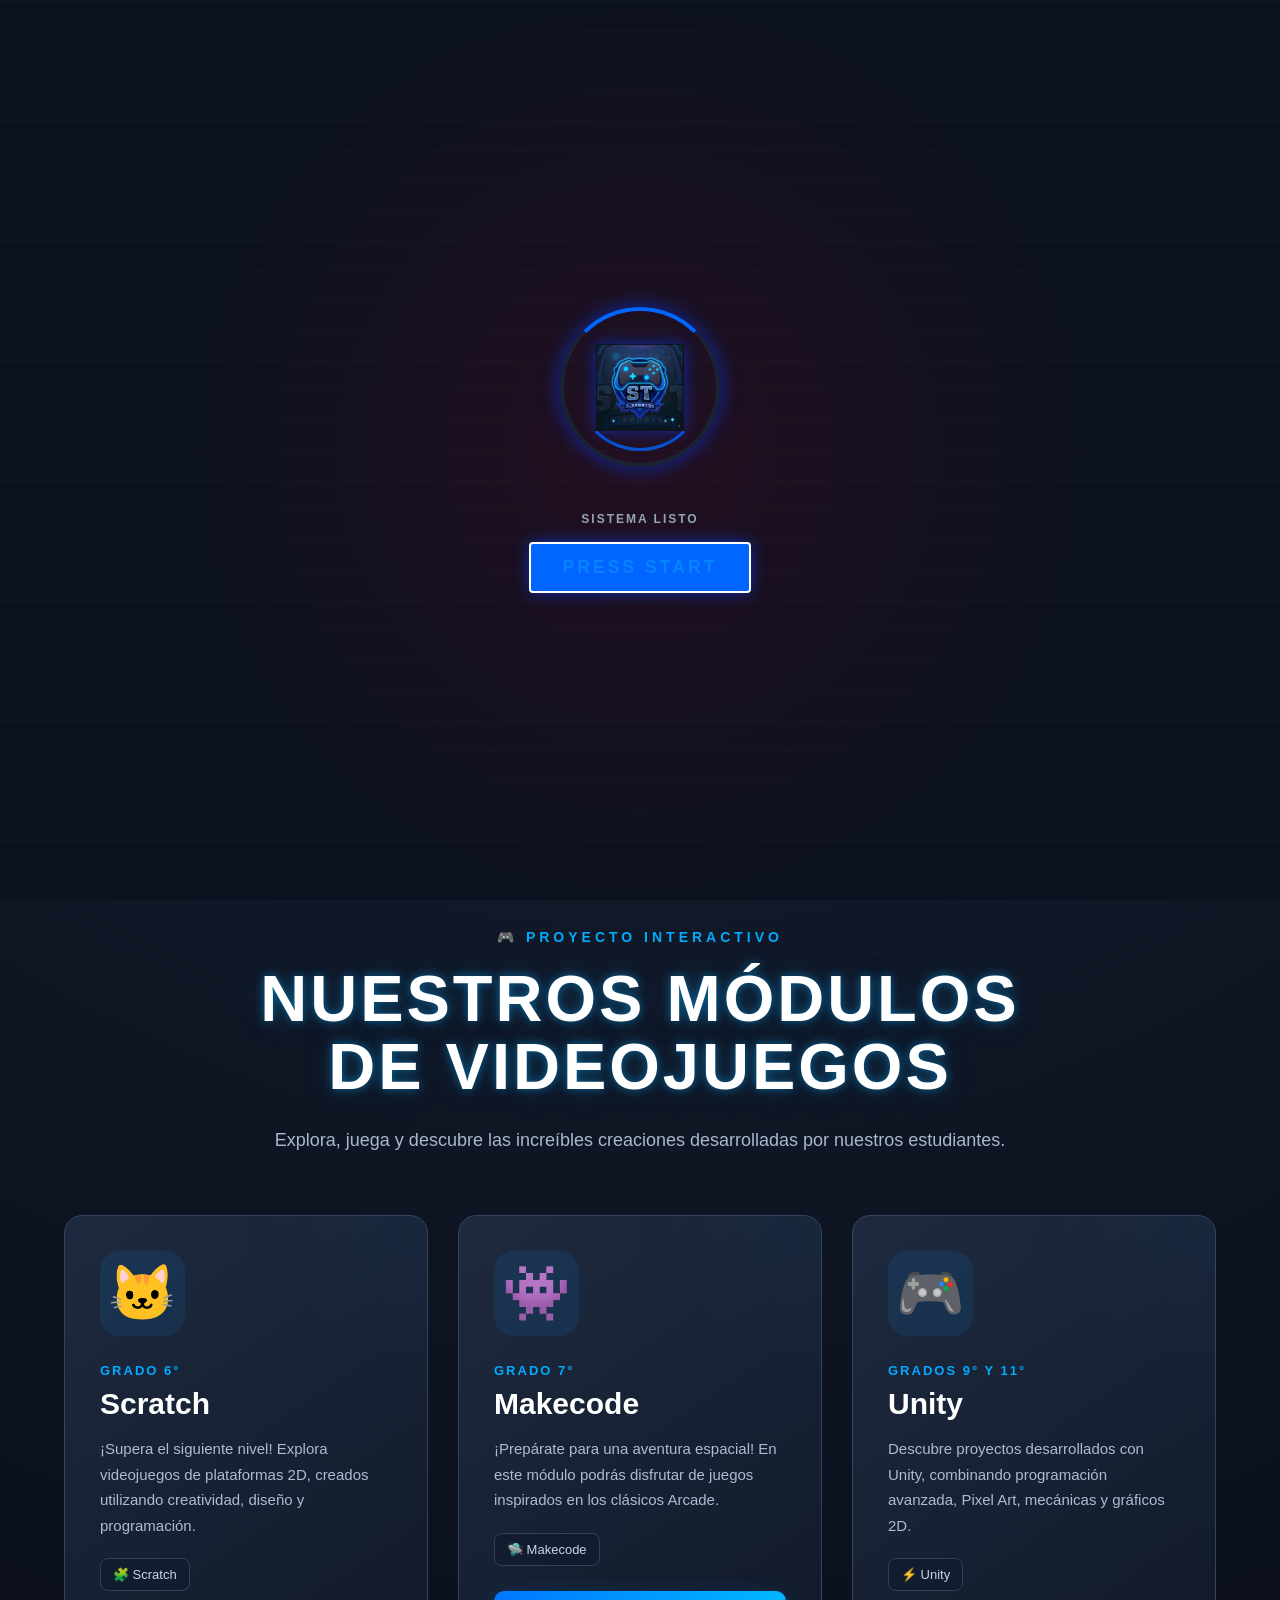
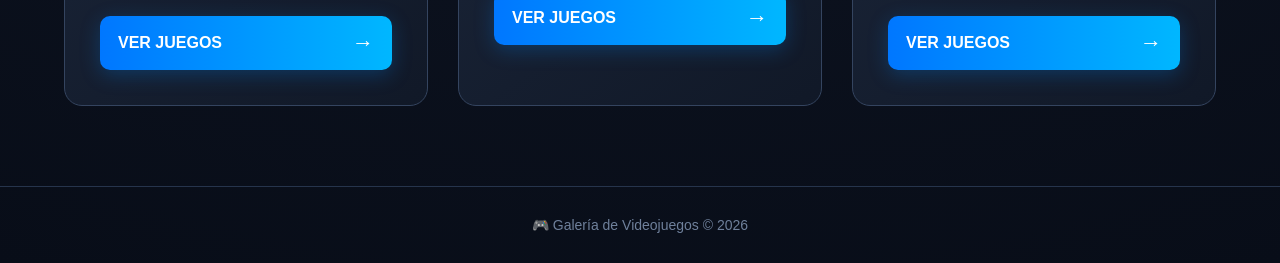
<file: index.html>
<!DOCTYPE html>
<html lang="es">
<head>
  <meta charset="UTF-8">
  <meta name="viewport" content="width=device-width, initial-scale=1.0">
  <title>Colegio Santo Tomás Chía</title>
  <link rel="stylesheet" href="CSS/index.css">
</head>
<body>

  <!-- PANTALLA DE CARGA GAMER -->
  <div id="gamer-loader">
    <div class="loader-container">
      <div class="loader-ring"></div>
      <div class="loader-ring-inner"></div>
      
      <div class="loader-logo">
        <img src="imagenes/logo video juegos.png" alt="Logo Web Gamer" class="logo-img">
      </div>
    </div>
    
    <div class="loader-bar-container" id="bar-container">
      <div id="loader-bar" class="loader-bar"></div>
    </div>
    
    <div class="loader-text-group">
      <span id="loader-title" class="loader-title">LOADING...</span>
      <span id="loader-percent" class="loader-percent">0%</span>
      <p id="loader-status" class="loader-status">PREPARANDO LA PARTIDA</p>
      
      <button id="start-btn" class="start-btn hidden">PRESS START</button>
    </div>
  </div>

  <!-- Audio libre de derechos -->
  <audio id="start-sound" src="videos/poorartistt-cinematic-whoosh-sfx-type-01-566464.mp3" preload="auto"></audio>

  <!-- ENCABEZADO PRINCIPAL -->
  <header class="site-header">
    <div class="top-bar">
      <div class="top-bar-container">
        <div class="top-bar-content">
          <span class="phone-info">
            <strong>LLÁMANOS +3008450894</strong>
          </span>
          <div class="social-links">
            <span class="social-label">SÍGUENOS</span>
            <a href="https://www.instagram.com/csantotochia/" aria-label="Instagram" id="instagramicon">
              <svg width="16" height="16" viewBox="0 0 24 24" fill="none" stroke="currentColor" stroke-width="2" stroke-linecap="round" stroke-linejoin="round"><rect x="2" y="2" width="20" height="20" rx="5" ry="5"></rect><path d="M16 11.37A4 4 0 1 1 12.63 8 4 4 0 0 1 16 11.37z"></path><line x1="17.5" y1="6.5" x2="17.51" y2="6.5"></line></svg>
            </a>
            <a href="https://www.facebook.com/santotochia" aria-label="Facebook" id="facebookicon">
              <svg xmlns="http://www.w3.org/2000/svg" width="18" height="18" viewBox="0 0 24 24" fill="currentColor">
                <path d="M14 13.5h2.5l1-4H14v-2c0-1.03.78-1.5 1.75-1.5H18V2.14c-.42-.06-1.48-.14-2.81-.14-3.32 0-5.19 1.83-5.19 5.4v2.1H7v4h3v10.5h4V13.5z"/>
              </svg>
            </a>
            <a href="https://www.youtube.com/channel/UCjSazW1Ot1Mr_ROTHzRZefw/videos" aria-label="YouTube" id="youtubeicon">
              <svg width="18" height="16" viewBox="0 0 24 24" fill="currentColor"><path d="M23.498 6.186a3.016 3.016 0 0 0-2.122-2.136C19.505 3.545 12 3.545 12 3.545s-7.505 0-9.377.505A3.017 3.017 0 0 0 .502 6.186C0 8.07 0 12 0 12s0 3.93.502 5.814a3.016 3.016 0 0 0 2.122 2.136c1.871.505 9.376.505 9.376.505s7.505 0 9.377-.505a3.015 3.015 0 0 0 2.122-2.136C24 15.93 24 12 24 12s0-3.93-.502-5.814zM9.545 15.568V8.432L15.818 12l-6.273 3.568z"/></svg>
            </a>
          </div>
        </div>
      </div>
    </div>

    <div class="main-header">
      <div class="main-header-container">
        <a href="#" class="logo">
          <img src="imagenes/logo video juegos.png" alt="Colegio Santo Tomás Chía">
        </a>

        <nav class="nav-menu">
          <ul>
            <li><a href="https://colegiosantotomaschia.edu.co/">INICIO</a></li>
            <li><a href="https://colegiosantotomaschia.edu.co/nosotros/">SOBRE NOSOTROS</a></li>
            <li><a href="https://colegiosantotomaschia.edu.co/admisiones-2022/">ADMISIONES</a></li>
            <li><a href="#">SERVICIOS</a></li>
            <li><a href="https://colegiosantotomaschia.edu.co/egresados/">EGRESADOS</a></li>
            <li><a href="https://colegiosantotomaschia.edu.co/plataformas/">PLATAFORMAS</a></li>
            <li><a href="https://colegiosantotomaschia.edu.co/habla-con-nosotros/">CONTÁCTANOS</a></li>
          </ul>
        </nav>

        <div class="header-actions">
          <button class="icon-btn" aria-label="Buscar">
            <svg width="22" height="22" viewBox="0 0 24 24" fill="none" stroke="currentColor" stroke-width="2.5" stroke-linecap="round" stroke-linejoin="round"><circle cx="11" cy="11" r="8"></circle><line x1="21" y1="21" x2="16.65" y2="16.65"></line></svg>
          </button>
          <button class="icon-btn" aria-label="Menú">
            <svg width="24" height="24" viewBox="0 0 24 24" fill="none" stroke="currentColor" stroke-width="2" stroke-linecap="round" stroke-linejoin="round"><line x1="3" y1="12" x2="21" y2="12"></line><line x1="3" y1="6" x2="21" y2="6"></line><line x1="3" y1="18" x2="21" y2="18"></line></svg>
          </button>
        </div>
      </div>
    </div>
  </header>

  <!-- JAVASCRIPT MOVIDO AL FINAL DEL BODY -->
  <script>
  document.addEventListener('DOMContentLoaded', () => {
    const loaderBar = document.getElementById('loader-bar');
    const loaderPercent = document.getElementById('loader-percent');
    const loaderStatus = document.getElementById('loader-status');
    const loaderTitle = document.getElementById('loader-title');
    const barContainer = document.getElementById('bar-container');
    const startBtn = document.getElementById('start-btn');
    const gamerLoader = document.getElementById('gamer-loader');
    const startSound = document.getElementById('start-sound');

    let currentPercent = 0;
    const totalDuration = 1500; // 1.5 segundos en total
    const intervalTime = 30; // Actualización cada 30 ms para máxima fluidez
    const steps = totalDuration / intervalTime;
    const increment = 100 / steps;

    // Animación de la barra del 0% al 100% calibrada a 1.5 segundos
    const interval = setInterval(() => {
      currentPercent += increment;

      if (currentPercent >= 100) {
        currentPercent = 100;
        clearInterval(interval);
        updateProgress(100);

        // Transición inmediata al botón START tras completar los 1.5s
        barContainer.classList.add('hidden');
        loaderPercent.classList.add('hidden');
        loaderTitle.classList.add('hidden');
        loaderStatus.textContent = "SISTEMA LISTO";
        
        startBtn.classList.remove('hidden');
      } else {
        updateProgress(Math.floor(currentPercent));
      }
    }, intervalTime);

    function updateProgress(value) {
      loaderBar.style.width = value + '%';
      loaderPercent.textContent = value + '%';
    }

    // Acción al presionar START
    startBtn.addEventListener('click', () => {
      startSound.play().catch(() => {});
      startBtn.style.transform = 'scale(0.9)';
      
      setTimeout(() => {
        gamerLoader.classList.add('fade-out');
        setTimeout(() => {
          gamerLoader.classList.add('hidden');
        }, 500);
      }, 200);
    });
  });
  </script>
<!-- SECCIÓN HERO (INICIO GAMER & ROBÓTICA) -->
  <main class="main-content">
    <section class="hero-section">
      <div class="hero-overlay"></div>
      <div class="hero-container">
        
        <!-- Lado Izquierdo: Mensaje de Bienvenida Gamer -->
        <div class="hero-text">
          <div class="hero-badge">
            <span class="badge-dot"></span>
            <span>GAMEBOTS EXPO 2026</span>
          </div>
          <h1 class="hero-title">
            SECCION <br>
            DE VIDEOJUEGOS COLEGIO SANTO TOMAS CHIA <br>
            <span class="text-glow">DESCRUBRE MAS.</span>
          </h1>
          <p class="hero-description">
            Bienvenido al portal oficial de GAMEBOTS EXPO del Colegio Santo Tomás Chía. Desarrolla tus habilidades con los videojuegos y robótica creados por nuestros estudiantes.
          </p>
          <div class="hero-cta-group">
            <a href="#videojuegos" class="btn-primaryR">
              
              <span>MUNDO GAMER</span>
            </a>
            <a href="proyectosRobotica.html" class="btn-primary">
              <span>AREA DE ROBÓTICA</span>
              
            </a>
            
          </div>

          <!-- Stats rápidas gamer -->
          <div class="hero-stats">
            <div class="stat-item">
              <span class="stat-number">+30</span>
              <span class="stat-label">Juegos Creados</span>
            </div>
            <div class="stat-divider"></div>
            <div class="stat-item">
              <span class="stat-number">+50</span>
              <span class="stat-label" id="videojuegos">Estudiantes que realizaron estos proyectos</span>
            </div>
            <div class="stat-divider"></div>
            <div class="stat-item">
              <span class="stat-number">100%</span>
              <span class="stat-label">Tecnología STEM</span>
            </div>
          </div>
        </div>

        <!-- Lado Derecho: Tarjeta Interactiva / Showcase -->
        <div class="hero-media">
          <div class="robot-card">
            <div class="card-tag">LOGO VIDEOJUEGOS COLEGIO SANTO TOMAS</div>
            <div class="robot-image-wrapper">
              <!-- Reemplaza la ruta por la imagen de tu robot -->
              <img src="imagenes/logo video juegos.png" alt="Robot Cyber Tomasino" class="robot-img">
            </div>
            <div class="card-info">
            
              <h3>Nuestros estudiantes desarrollaron una variedad de proyectos enfocados en el entretenimiento.</h3>
              <div class="stats-bar">
                <div class="stat-row">
          
                </div>
              </div>
            </div>
          </div>
        </div>

      </div>
    </section>

    
    <!-- ENCABEZADO -->
    <header class="hero">

        <div class="hero-contenido">

            <span class="subtitulo" >🎮 PROYECTO INTERACTIVO</span>

            <h1>NUESTROS MÓDULOS<br>DE VIDEOJUEGOS</h1>

            <p>
                Explora, juega y descubre las increíbles creaciones
                desarrolladas por nuestros estudiantes.
            </p>

        </div>

    </header>


    <!-- MÓDULOS -->
    <main class="contenedor">

        
        <!-- SCRATCH -->
        <section class="tarjeta">

            <div class="icono">
                🐱
            </div>

            <span class="nivel">
                GRADO 6°
            </span>

            <h2>Scratch</h2>

            <p>
                ¡Supera el siguiente nivel!
                Explora videojuegos de plataformas 2D,
                creados utilizando creatividad, diseño y programación.
            </p>

            <div class="tecnologia">
                🧩 Scratch
            </div>

            <a href="templete/videojuegosscratch.html" class="boton">
                VER JUEGOS
                <span>→</span>
            </a>

        </section>


        <!-- Makecode -->
        <section class="tarjeta">

            <div class="icono">
                👾
            </div>

            <span class="nivel">
                GRADO 7°
            </span>

            <h2>Makecode</h2>

            <p>
                ¡Prepárate para una aventura espacial!
                En este módulo podrás disfrutar de juegos
                inspirados en los clásicos Arcade.
            </p>

            <div class="tecnologia">
                🛸 Makecode
            </div>

            <a href="templete/videjuegosMakecode.html" class="boton">
                VER JUEGOS
                <span>→</span>
            </a>

        </section>


        <!-- UNITY -->
        <section class="tarjeta">

            <div class="icono">
                🎮
            </div>

            <span class="nivel">
                GRADOS 9° Y 11°
            </span>

            <h2>Unity</h2>

            <p>
                Descubre proyectos desarrollados con Unity,
                combinando programación avanzada, Pixel Art,
                mecánicas y gráficos 2D.
            </p>

            <div class="tecnologia">
                ⚡ Unity
            </div>

            <a href="templete/videojuegosunity.html" class="boton">
                VER JUEGOS
                <span>→</span>
            </a>

        </section>

    </main>


    <!-- PIE DE PÁGINA -->
    <footer>

        <p>
            🎮 Galería de Videojuegos © 2026
        </p>

    </footer>

</body>
</html>


</body>
</html>
</file>
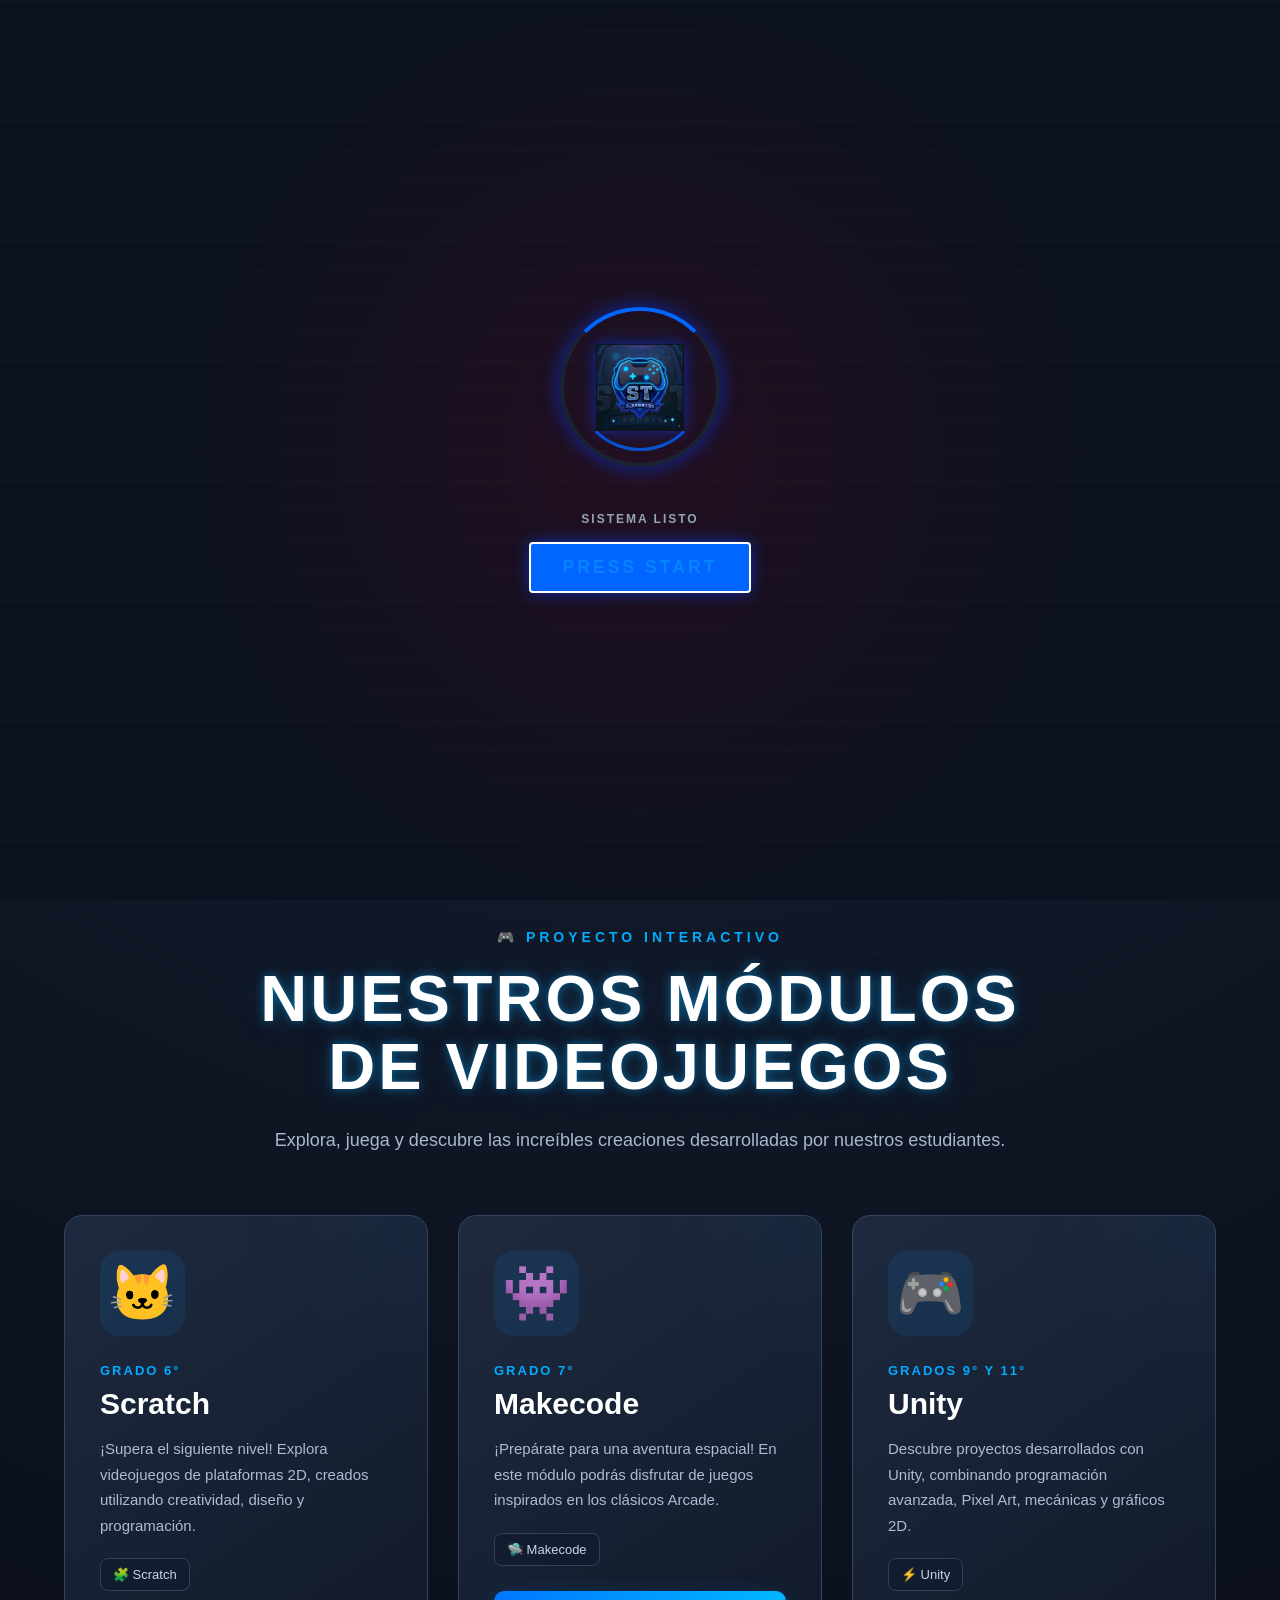
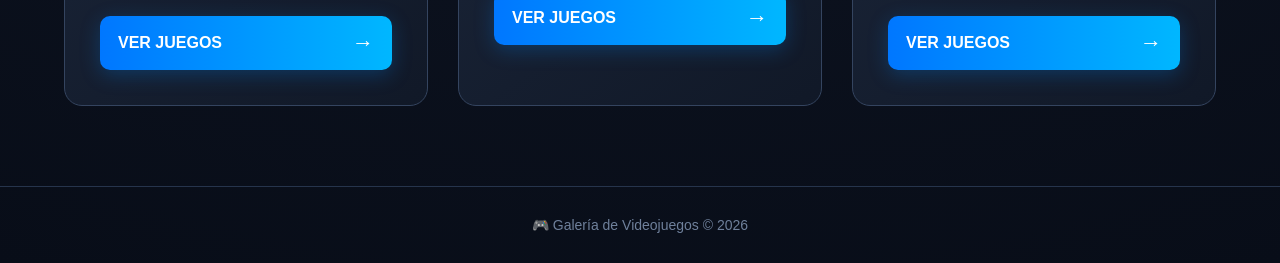
<file: templete/index.html>
<!DOCTYPE html>
<html lang="es">
<head>
  <meta charset="UTF-8">
  <meta name="viewport" content="width=device-width, initial-scale=1.0">
  <title>Colegio Santo Tomás Chía</title>
  <link rel="stylesheet" href="../CSS/index.css">
</head>
<body>

  <!-- PANTALLA DE CARGA GAMER -->
  <div id="gamer-loader">
    <div class="loader-container">
      <div class="loader-ring"></div>
      <div class="loader-ring-inner"></div>
      
      <div class="loader-logo">
        <img src="../imagenes/logo video juegos.png" alt="Logo Web Gamer" class="logo-img">
      </div>
    </div>
    
    <div class="loader-bar-container" id="bar-container">
      <div id="loader-bar" class="loader-bar"></div>
    </div>
    
    <div class="loader-text-group">
      <span id="loader-title" class="loader-title">LOADING...</span>
      <span id="loader-percent" class="loader-percent">0%</span>
      <p id="loader-status" class="loader-status">PREPARANDO LA PARTIDA</p>
      
      <button id="start-btn" class="start-btn hidden">PRESS START</button>
    </div>
  </div>

  <!-- Audio libre de derechos -->
  <audio id="start-sound" src="../videos/poorartistt-cinematic-whoosh-sfx-type-01-566464.mp3" preload="auto"></audio>

  <!-- ENCABEZADO PRINCIPAL -->
  <header class="site-header">
    <div class="top-bar">
      <div class="top-bar-container">
        <div class="top-bar-content">
          <span class="phone-info">
            <strong>LLÁMANOS +3008450894</strong>
          </span>
          <div class="social-links">
            <span class="social-label">SÍGUENOS</span>
            <a href="https://www.instagram.com/csantotochia/" aria-label="Instagram" id="instagramicon">
              <svg width="16" height="16" viewBox="0 0 24 24" fill="none" stroke="currentColor" stroke-width="2" stroke-linecap="round" stroke-linejoin="round"><rect x="2" y="2" width="20" height="20" rx="5" ry="5"></rect><path d="M16 11.37A4 4 0 1 1 12.63 8 4 4 0 0 1 16 11.37z"></path><line x1="17.5" y1="6.5" x2="17.51" y2="6.5"></line></svg>
            </a>
            <a href="https://www.facebook.com/santotochia" aria-label="Facebook" id="facebookicon">
              <svg xmlns="http://www.w3.org/2000/svg" width="18" height="18" viewBox="0 0 24 24" fill="currentColor">
                <path d="M14 13.5h2.5l1-4H14v-2c0-1.03.78-1.5 1.75-1.5H18V2.14c-.42-.06-1.48-.14-2.81-.14-3.32 0-5.19 1.83-5.19 5.4v2.1H7v4h3v10.5h4V13.5z"/>
              </svg>
            </a>
            <a href="https://www.youtube.com/channel/UCjSazW1Ot1Mr_ROTHzRZefw/videos" aria-label="YouTube" id="youtubeicon">
              <svg width="18" height="16" viewBox="0 0 24 24" fill="currentColor"><path d="M23.498 6.186a3.016 3.016 0 0 0-2.122-2.136C19.505 3.545 12 3.545 12 3.545s-7.505 0-9.377.505A3.017 3.017 0 0 0 .502 6.186C0 8.07 0 12 0 12s0 3.93.502 5.814a3.016 3.016 0 0 0 2.122 2.136c1.871.505 9.376.505 9.376.505s7.505 0 9.377-.505a3.015 3.015 0 0 0 2.122-2.136C24 15.93 24 12 24 12s0-3.93-.502-5.814zM9.545 15.568V8.432L15.818 12l-6.273 3.568z"/></svg>
            </a>
          </div>
        </div>
      </div>
    </div>

    <div class="main-header">
      <div class="main-header-container">
        <a href="#" class="logo">
          <img src="../imagenes/logo video juegos.png" alt="Colegio Santo Tomás Chía">
        </a>

        <nav class="nav-menu">
          <ul>
            <li><a href="https://colegiosantotomaschia.edu.co/">INICIO</a></li>
            <li><a href="https://colegiosantotomaschia.edu.co/nosotros/">SOBRE NOSOTROS</a></li>
            <li><a href="https://colegiosantotomaschia.edu.co/admisiones-2022/">ADMISIONES</a></li>
            <li><a href="#">SERVICIOS</a></li>
            <li><a href="https://colegiosantotomaschia.edu.co/egresados/">EGRESADOS</a></li>
            <li><a href="https://colegiosantotomaschia.edu.co/plataformas/">PLATAFORMAS</a></li>
            <li><a href="https://colegiosantotomaschia.edu.co/habla-con-nosotros/">CONTÁCTANOS</a></li>
          </ul>
        </nav>

        <div class="header-actions">
          <button class="icon-btn" aria-label="Buscar">
            <svg width="22" height="22" viewBox="0 0 24 24" fill="none" stroke="currentColor" stroke-width="2.5" stroke-linecap="round" stroke-linejoin="round"><circle cx="11" cy="11" r="8"></circle><line x1="21" y1="21" x2="16.65" y2="16.65"></line></svg>
          </button>
          <button class="icon-btn" aria-label="Menú">
            <svg width="24" height="24" viewBox="0 0 24 24" fill="none" stroke="currentColor" stroke-width="2" stroke-linecap="round" stroke-linejoin="round"><line x1="3" y1="12" x2="21" y2="12"></line><line x1="3" y1="6" x2="21" y2="6"></line><line x1="3" y1="18" x2="21" y2="18"></line></svg>
          </button>
        </div>
      </div>
    </div>
  </header>

  <!-- JAVASCRIPT MOVIDO AL FINAL DEL BODY -->
  <script>
  document.addEventListener('DOMContentLoaded', () => {
    const loaderBar = document.getElementById('loader-bar');
    const loaderPercent = document.getElementById('loader-percent');
    const loaderStatus = document.getElementById('loader-status');
    const loaderTitle = document.getElementById('loader-title');
    const barContainer = document.getElementById('bar-container');
    const startBtn = document.getElementById('start-btn');
    const gamerLoader = document.getElementById('gamer-loader');
    const startSound = document.getElementById('start-sound');

    let currentPercent = 0;
    const totalDuration = 1500; // 1.5 segundos en total
    const intervalTime = 30; // Actualización cada 30 ms para máxima fluidez
    const steps = totalDuration / intervalTime;
    const increment = 100 / steps;

    // Animación de la barra del 0% al 100% calibrada a 1.5 segundos
    const interval = setInterval(() => {
      currentPercent += increment;

      if (currentPercent >= 100) {
        currentPercent = 100;
        clearInterval(interval);
        updateProgress(100);

        // Transición inmediata al botón START tras completar los 1.5s
        barContainer.classList.add('hidden');
        loaderPercent.classList.add('hidden');
        loaderTitle.classList.add('hidden');
        loaderStatus.textContent = "SISTEMA LISTO";
        
        startBtn.classList.remove('hidden');
      } else {
        updateProgress(Math.floor(currentPercent));
      }
    }, intervalTime);

    function updateProgress(value) {
      loaderBar.style.width = value + '%';
      loaderPercent.textContent = value + '%';
    }

    // Acción al presionar START
    startBtn.addEventListener('click', () => {
      startSound.play().catch(() => {});
      startBtn.style.transform = 'scale(0.9)';
      
      setTimeout(() => {
        gamerLoader.classList.add('fade-out');
        setTimeout(() => {
          gamerLoader.classList.add('hidden');
        }, 500);
      }, 200);
    });
  });
  </script>
<!-- SECCIÓN HERO (INICIO GAMER & ROBÓTICA) -->
  <main class="main-content">
    <section class="hero-section">
      <div class="hero-overlay"></div>
      <div class="hero-container">
        
        <!-- Lado Izquierdo: Mensaje de Bienvenida Gamer -->
        <div class="hero-text">
          <div class="hero-badge">
            <span class="badge-dot"></span>
            <span>GAMEBOTS EXPO 2026</span>
          </div>
          <h1 class="hero-title">
            SECCION <br>
            DE VIDEOJUEGOS COLEGIO SANTO TOMAS CHIA <br>
            <span class="text-glow">DESCRUBRE MAS.</span>
          </h1>
          <p class="hero-description">
            Bienvenido al portal oficial de GAMEBOTS EXPO del Colegio Santo Tomás Chía. Desarrolla tus habilidades con los videojuegos y robótica creados por nuestros estudiantes.
          </p>
          <div class="hero-cta-group">
            <a href="#videojuegos" class="btn-primaryR">
              
              <span>MUNDO GAMER</span>
            </a>
            <a href="proyectosRobotica.html" class="btn-primary">
              <span>AREA DE ROBÓTICA</span>
              
            </a>
            
          </div>

          <!-- Stats rápidas gamer -->
          <div class="hero-stats">
            <div class="stat-item">
              <span class="stat-number">+30</span>
              <span class="stat-label">Juegos Creados</span>
            </div>
            <div class="stat-divider"></div>
            <div class="stat-item">
              <span class="stat-number">+50</span>
              <span class="stat-label" id="videojuegos">Estudiantes que realizaron estos proyectos</span>
            </div>
            <div class="stat-divider"></div>
            <div class="stat-item">
              <span class="stat-number">100%</span>
              <span class="stat-label">Tecnología STEM</span>
            </div>
          </div>
        </div>

        <!-- Lado Derecho: Tarjeta Interactiva / Showcase -->
        <div class="hero-media">
          <div class="robot-card">
            <div class="card-tag">LOGO VIDEOJUEGOS COLEGIO SANTO TOMAS</div>
            <div class="robot-image-wrapper">
              <!-- Reemplaza la ruta por la imagen de tu robot -->
              <img src="../imagenes/logo video juegos.png" alt="Robot Cyber Tomasino" class="robot-img">
            </div>
            <div class="card-info">
            
              <h3>Nuestros estudiantes desarrollaron una variedad de proyectos enfocados en el entretenimiento.</h3>
              <div class="stats-bar">
                <div class="stat-row">
          
                </div>
              </div>
            </div>
          </div>
        </div>

      </div>
    </section>

    
    <!-- ENCABEZADO -->
    <header class="hero">

        <div class="hero-contenido">

            <span class="subtitulo" >🎮 PROYECTO INTERACTIVO</span>

            <h1>NUESTROS MÓDULOS<br>DE VIDEOJUEGOS</h1>

            <p>
                Explora, juega y descubre las increíbles creaciones
                desarrolladas por nuestros estudiantes.
            </p>

        </div>

    </header>


    <!-- MÓDULOS -->
    <main class="contenedor">

        
        <!-- SCRATCH -->
        <section class="tarjeta">

            <div class="icono">
                🐱
            </div>

            <span class="nivel">
                GRADO 6°
            </span>

            <h2>Scratch</h2>

            <p>
                ¡Supera el siguiente nivel!
                Explora videojuegos de plataformas 2D,
                creados utilizando creatividad, diseño y programación.
            </p>

            <div class="tecnologia">
                🧩 Scratch
            </div>

            <a href="videojuegosscratch.html" class="boton">
                VER JUEGOS
                <span>→</span>
            </a>

        </section>


        <!-- Makecode -->
        <section class="tarjeta">

            <div class="icono">
                👾
            </div>

            <span class="nivel">
                GRADO 7°
            </span>

            <h2>Makecode</h2>

            <p>
                ¡Prepárate para una aventura espacial!
                En este módulo podrás disfrutar de juegos
                inspirados en los clásicos Arcade.
            </p>

            <div class="tecnologia">
                🛸 Makecode
            </div>

            <a href="videjuegosMakecode.html" class="boton">
                VER JUEGOS
                <span>→</span>
            </a>

        </section>


        <!-- UNITY -->
        <section class="tarjeta">

            <div class="icono">
                🎮
            </div>

            <span class="nivel">
                GRADOS 9° Y 11°
            </span>

            <h2>Unity</h2>

            <p>
                Descubre proyectos desarrollados con Unity,
                combinando programación avanzada, Pixel Art,
                mecánicas y gráficos 2D.
            </p>

            <div class="tecnologia">
                ⚡ Unity
            </div>

            <a href="videojuegosunity.html" class="boton">
                VER JUEGOS
                <span>→</span>
            </a>

        </section>

    </main>


    <!-- PIE DE PÁGINA -->
    <footer>

        <p>
            🎮 Galería de Videojuegos © 2026
        </p>

    </footer>

</body>
</html>


</body>
</html>
</file>
<file: CSS/index.css>
/* --- CONFIGURACIÓN BASE Y BODY --- */
body {
  font-family: Arial, Ravie;
  margin: 0;
  padding: 0;
  background-image: url("../imagenes/fondo2.png");    
  background-size: cover;        
  background-position: center;   
  background-repeat: no-repeat;  
  background-attachment: fixed;  
}

/* --- VARIABLES DE COLOR GAMER --- */
:root {
  --bg-dark-blue: #0b111e;
  --panel-gray: #1a2233;
  --border-gray: #2d3748;
  --accent-red: #0066ff;
  --accent-red-glow: rgba(0, 60, 255, 0.6);
  --text-white: #0883ff;
}

/* --- ESTILOS DE LA PANTALLA DE CARGA (LOADER) --- */
#gamer-loader {
  position: fixed;
  top: 0;
  left: 0;
  width: 100vw;
  height: 100vh;
  background-color: var(--bg-dark-blue);
  background-image: 
    radial-gradient(circle at 50% 50%, rgba(255, 0, 60, 0.1) 0%, transparent 60%),
    linear-gradient(rgba(255, 255, 255, 0.02) 1px, transparent 1px);
  background-size: 100% 100%, 30px 30px;
  display: flex;
  flex-direction: column;
  justify-content: center;
  align-items: center;
  z-index: 99999; /* Asegura estar sobre la cabecera */
  transition: opacity 0.5s ease, visibility 0.5s ease;
  color: var(--text-white);
}

/* Efecto de Desaparición Suave */
#gamer-loader.fade-out {
  opacity: 0;
}

/* Ocultar Elementos */
.hidden {
  display: none !important;
}

/* Anillos y Logo Central */
.loader-container {
  position: relative;
  width: 160px;
  height: 160px;
  display: flex;
  justify-content: center;
  align-items: center;
  margin-bottom: 1.5rem;
}

.loader-ring {
  position: absolute;
  width: 100%;
  height: 100%;
  border: 4px solid var(--panel-gray);
  border-top-color: var(--accent-red);
  border-radius: 50%;
  animation: spin 1.2s cubic-bezier(0.68, -0.55, 0.27, 1.55) infinite;
  box-shadow: 0 0 20px var(--accent-red-glow);
}

.loader-ring-inner {
  position: absolute;
  width: 80%;
  height: 80%;
  border: 3px solid transparent;
  border-bottom-color: var(--accent-red);
  border-radius: 50%;
  animation: spin-reverse 0.9s linear infinite;
  opacity: 0.8;
}

.loader-logo {
  position: absolute;
  width: 55%;
  height: 55%;
  display: flex;
  justify-content: center;
  align-items: center;
  z-index: 2;
}

.logo-img {
  max-width: 100%;
  max-height: 100%;
  object-fit: contain;
  filter: drop-shadow(0 0 8px var(--accent-red-glow));
  animation: logo-pulse 2s ease-in-out infinite alternate;
}

/* Barra de Carga Dinámica */
.loader-bar-container {
  width: 260px;
  height: 6px;
  background-color: var(--panel-gray);
  border: 1px solid var(--border-gray);
  border-radius: 3px;
  overflow: hidden;
  position: relative;
  box-shadow: inset 0 1px 3px rgba(0, 0, 0, 0.6);
}

.loader-bar {
  width: 0%;
  height: 100%;
  background: linear-gradient(90deg, #002d80, var(--accent-red));
  position: absolute;
  left: 0;
  transition: width 0.2s ease-out;
  box-shadow: 0 0 12px var(--accent-red);
}

/* Textos e Indicadores */
.loader-text-group {
  text-align: center;
  margin-top: 1rem;
}

.loader-title {
  display: block;
  font-weight: 900;
  font-size: 1.1rem;
  letter-spacing: 4px;
  text-shadow: 0 0 10px var(--accent-red);
}

.loader-percent {
  display: block;
  font-size: 1.5rem;
  font-weight: 800;
  color: var(--accent-red);
  text-shadow: 0 0 10px var(--accent-red-glow);
  margin-top: 0.3rem;
  letter-spacing: 2px;
}

.loader-status {
  margin-top: 0.3rem;
  font-size: 0.75rem;
  letter-spacing: 2px;
  color: #94a3b8;
  font-weight: 600;
  text-transform: uppercase;
}

/* Botón Press Start */
.start-btn {
  margin-top: 1rem;
  padding: 0.8rem 2rem;
  background: var(--accent-red);
  color: var(--text-white);
  border: 2px solid #ffffff;
  font-family: inherit;
  font-size: 1.1rem;
  font-weight: 900;
  letter-spacing: 3px;
  cursor: pointer;
  border-radius: 4px;
  text-transform: uppercase;
  box-shadow: 0 0 15px var(--accent-red-glow);
  animation: start-blink 1s infinite alternate;
  transition: transform 0.2s ease, background 0.2s ease;
}

.start-btn:hover {
  background: #005dd6;
  transform: scale(1.08);
  box-shadow: 0 0 25px var(--accent-red);
}

/* Keyframes / Animaciones */
@keyframes spin {
  0% { transform: rotate(0deg); }
  100% { transform: rotate(360deg); }
}

@keyframes spin-reverse {
  0% { transform: rotate(0deg); }
  100% { transform: rotate(-360deg); }
}

@keyframes logo-pulse {
  0% { transform: scale(0.95); filter: drop-shadow(0 0 5px var(--accent-red-glow)); }
  100% { transform: scale(1.05); filter: drop-shadow(0 0 15px var(--accent-red)); }
}

@keyframes start-blink {
  0% { opacity: 0.4; }
  100% { opacity: 1; text-shadow: 0 0 10px #ffffff; }
}

/* --- ESTILOS ENCABEZADO PRINCIPAL --- */
.site-header {
  width: 100%;
  background-color: #ffffff;
  position: sticky;
  top: 0;
  z-index: 1000;
  box-shadow: 0 2px 5px rgba(0,0,0,0.05);
}

.top-bar {
  border-bottom: 1px solid #eaeaea;
  padding: 6px 0;
}

.top-bar-container {
  max-width: 1200px;
  margin: 0 auto;
  padding: 0 20px;
}

.top-bar-content {
  display: flex;
  align-items: center;
  gap: 20px;
  font-size: 13px;
  color: #222222;
}

.phone-info strong {
  font-weight: 780;
  letter-spacing: 0.5px;
  color: #2c2c2c;
}

.social-links {
  display: flex;
  align-items: center;
  gap: 12px;
  color: #2c2c2c;
  transition: color 0.3s ease;
}

.social-label {
  font-weight: 780;
  letter-spacing: 0.5px;
  color: #2c2c2c;
}

.social-links a {
  color: #222222;
  display: flex;
  align-items: center;
  text-decoration: none;
}

.social-links a:hover {
  color: #00bacf;
}

.main-header {
  padding: 15px 0;
  border-bottom: 1px solid #eaeaea;
}

.main-header-container {
  max-width: 1200px;
  margin: 0 auto;
  padding: 0 20px;
  display: flex;
  align-items: center;
  justify-content: space-between;
}

.logo img {
  height: 85px;
  width: auto;
  display: block;
}

.nav-menu ul {
  list-style: none;
  display: flex;
  align-items: center;
  gap: 20px;
}

.nav-menu a {
  text-decoration: none;
  color: #2c2c2c;
  font-weight: 800;
  font-size: 12px;
  letter-spacing: 0.7px;
  transition: color 0.2s ease;
}

.nav-menu a:hover {
  color: #00bacf;
}

.header-actions {
  display: flex;
  align-items: center;
  gap: 12px;
}

.icon-btn {
  background: none;
  border: none;
  cursor: pointer;
  color: #222222;
  display: flex;
  align-items: center;
  justify-content: center;
  padding: 4px;
}

.icon-btn:hover {
  color: #00bacf;
}
.main-content {
  width: 100%;
  position: relative;
  z-index: 1;
}

/* --- HERO SECTION --- */
.hero-section {
  position: relative;
  padding: 80px 20px;
  background: rgba(11, 17, 30, 0.85); /* Fondo oscuro translúcido que deja ver el fondo2.png */
  backdrop-filter: blur(8px);
  border-bottom: 2px solid var(--border-gray);
  overflow: hidden;
}

.hero-overlay {
  position: absolute;
  top: 0;
  left: 0;
  width: 100%;
  height: 100%;
  background: radial-gradient(circle at 20% 50%, rgba(0, 102, 255, 0.15) 0%, transparent 50%);
  pointer-events: none;
}

.hero-container {
  max-width: 1200px;
  margin: 0 auto;
  display: grid;
  grid-template-columns: 1.2fr 0.8fr;
  gap: 50px;
  align-items: center;
  position: relative;
  z-index: 2;
}

/* Texto Hero */
.hero-badge {
  display: inline-flex;
  align-items: center;
  gap: 8px;
  background: rgba(0, 102, 255, 0.15);
  border: 1px solid var(--accent-red);
  padding: 6px 14px;
  border-radius: 20px;
  font-size: 0.8rem;
  font-weight: 700;
  color: #539eff;
  margin-bottom: 20px;
  letter-spacing: 1px;
}

.badge-dot {
  width: 8px;
  height: 8px;
  background-color: var(--accent-red);
  border-radius: 50%;
  box-shadow: 0 0 8px var(--accent-red-glow);
  animation: start-blink 1s infinite alternate;
}

.hero-title {
  font-size: 2.8rem;
  font-weight: 900;
  line-height: 1.15;
  color: #ffffff;
  margin-bottom: 20px;
  letter-spacing: 1px;
}

.text-glow {
  color: var(--text-white);
  text-shadow: 0 0 15px var(--accent-red-glow);
}

.hero-description {
  color: #a0aec0;
  font-size: 1rem;
  line-height: 1.6;
  margin-bottom: 30px;
  max-width: 550px;
}

/* Botones Hero */
.hero-cta-group {
  display: flex;
  gap: 15px;
  margin-bottom: 40px;
  flex-wrap: wrap;
}

.btn-primary {
  display: inline-flex;
  align-items: center;
  gap: 10px;
  background: var(--accent-red);
  color: #ffffff;
  padding: 14px 28px;
  border-radius: 6px;
  font-weight: 800;
  font-size: 0.95rem;
  text-decoration: none;
  box-shadow: 0 0 15px var(--accent-red-glow);
  transition: all 0.3s ease;
}

.btn-primary:hover {
  background: #0052cc;
  transform: translateY(-2px);
  box-shadow: 0 0 25px var(--accent-red);
}

.btn-primaryR {
  display: inline-flex;
  align-items: center;
  gap: 10px;
  background: #0acc00;
  color: #ffffff;
  padding: 14px 28px;
  border-radius: 6px;
  font-weight: 800;
  font-size: 0.95rem;
  text-decoration: none;
  box-shadow: 0 0 15px rgba(10, 204, 0, 0.4);
  transition: all 0.3s ease;
}

.btn-primaryR:hover {
  background: #08a300;
  transform: translateY(-2px);
  box-shadow: 0 0 25px rgba(10, 204, 0, 0.7);
}

.btn-secondary {
  display: inline-flex;
  align-items: center;
  gap: 10px;
  background: rgba(255, 255, 255, 0.05);
  color: #ffffff;
  padding: 14px 28px;
  border-radius: 6px;
  border: 1px solid var(--border-gray);
  font-weight: 800;
  font-size: 0.95rem;
  text-decoration: none;
  transition: all 0.3s ease;
}

.btn-secondary:hover {
  border-color: var(--accent-red);
  color: var(--text-white);
  background: rgba(0, 102, 255, 0.1);
}

/* Stats Hero */
.hero-stats {
  display: flex;
  align-items: center;
  gap: 25px;
  border-top: 1px solid rgba(255, 255, 255, 0.1);
  padding-top: 25px;
}

.stat-number {
  display: block;
  font-size: 1.5rem;
  font-weight: 900;
  color: #ffffff;
}

.stat-label {
  font-size: 0.75rem;
  color: #718096;
  text-transform: uppercase;
  letter-spacing: 0.5px;
}

.stat-divider {
  width: 1px;
  height: 35px;
  background: rgba(255, 255, 255, 0.1);
}

/* Lado Derecho: Tarjeta Robot Showcase */
.robot-card {
  background: var(--panel-gray);
  border: 1px solid var(--border-gray);
  border-radius: 12px;
  padding: 25px;
  position: relative;
  box-shadow: 0 10px 30px rgba(0, 0, 0, 0.5);
  transition: transform 0.3s ease, border-color 0.3s ease;
}

.robot-card:hover {
  transform: translateY(-5px);
  border-color: var(--accent-red);
}

.card-tag {
  position: absolute;
  top: -12px;
  right: 20px;
  background: var(--accent-red);
  color: #ffffff;
  font-size: 0.65rem;
  font-weight: 900;
  padding: 4px 10px;
  border-radius: 4px;
  letter-spacing: 1px;
}

.robot-image-wrapper {
  background: rgba(11, 17, 30, 0.6);
  border-radius: 8px;
  padding: 30px;
  display: flex;
  justify-content: center;
  align-items: center;
  margin-bottom: 20px;
  border: 1px solid rgba(255, 255, 255, 0.05);
}

.robot-img {
  max-width: 100%;
  max-height: 180px;
  object-fit: contain;
  filter: drop-shadow(0 0 12px var(--accent-red-glow));
}

.card-info h3 {
  color: #ffffff;
  font-size: 1.2rem;
  margin: 0 0 6px 0;
  letter-spacing: 1px;
}

.card-info p {
  color: #718096;
  font-size: 0.85rem;
  margin: 0 0 20px 0;
}

/* Barras de Estado Gamer */
.stats-bar {
  display: flex;
  flex-direction: column;
  gap: 10px;
}

.stat-row {
  display: flex;
  align-items: center;
  justify-content: space-between;
  gap: 15px;
  font-size: 0.7rem;
  font-weight: 800;
  color: #a0aec0;
}

.bar-bg {
  flex-grow: 1;
  height: 6px;
  background: rgba(255, 255, 255, 0.08);
  border-radius: 3px;
  overflow: hidden;
}

.bar-fill {
  height: 100%;
  background: linear-gradient(90deg, #0052cc, var(--accent-red));
  border-radius: 3px;
  box-shadow: 0 0 8px var(--accent-red-glow);
}

/* --- SECCIÓN DE MÓDULOS / TARJETAS --- */
.features-section {
  padding: 70px 20px;
  background: rgba(11, 17, 30, 0.95);
}

.features-container {
  max-width: 1200px;
  margin: 0 auto;
}

.section-title {
  text-align: center;
  font-size: 1.8rem;
  font-weight: 900;
  color: #ffffff;
  margin-bottom: 40px;
  letter-spacing: 2px;
  text-shadow: 0 0 10px rgba(0, 102, 255, 0.3);
}

.cards-grid {
  display: grid;
  grid-template-columns: repeat(auto-fit, minmax(280px, 1fr));
  gap: 25px;
}

.feature-card {
  background: var(--panel-gray);
  border: 1px solid var(--border-gray);
  padding: 30px;
  border-radius: 10px;
  transition: all 0.3s ease;
}

.feature-card:hover {
  border-color: var(--accent-red);
  transform: translateY(-5px);
  box-shadow: 0 8px 25px rgba(0, 102, 255, 0.2);
}

.card-icon {
  font-size: 2.2rem;
  margin-bottom: 15px;
}

.feature-card h3 {
  color: #ffffff;
  font-size: 1.15rem;
  margin-bottom: 12px;
}

.feature-card p {
  color: #a0aec0;
  font-size: 0.9rem;
  line-height: 1.5;
  margin-bottom: 20px;
}

.card-link {
  color: var(--text-white);
  text-decoration: none;
  font-weight: 700;
  font-size: 0.85rem;
  transition: color 0.2s ease;
}

.card-link:hover {
  color: #539eff;
}

/* --- RESPONSIVE / ADAPTABILIDAD EN MÓVILES --- */
@media (max-width: 900px) {
  .hero-container {
    grid-template-columns: 1fr;
    gap: 40px;
    text-align: center;
  }

  .hero-description {
    margin-left: auto;
    margin-right: auto;
  }

  .hero-cta-group {
    justify-content: center;
  }

  .hero-stats {
    justify-content: center;
  }
}
/* =========================
   CONFIGURACIÓN GENERAL
========================= */

* {
    margin: 0;
    padding: 0;
    box-sizing: border-box;
}

body {
    font-family: Arial, Helvetica, sans-serif;

    background:
        radial-gradient(circle at top, #202c45 0%, #111827 45%, #080d18 100%);

    color: white;

    min-height: 100vh;
}


/* =========================
   ENCABEZADO
========================= */

.hero {
    text-align: center;
    padding: 80px 20px 60px;
}

.hero-contenido {
    max-width: 900px;
    margin: auto;
}

.subtitulo {
    display: inline-block;

    color: #00aaff;

    font-size: 14px;
    font-weight: bold;

    letter-spacing: 4px;

    margin-bottom: 20px;
}

.hero h1 {
    font-size: clamp(35px, 6vw, 65px);

    font-weight: 900;

    letter-spacing: 3px;

    line-height: 1.05;

    text-shadow:
        0 0 10px rgba(0, 170, 255, 0.5),
        0 0 30px rgba(0, 170, 255, 0.2);
}

.hero p {
    margin-top: 25px;

    color: #a9b7cf;

    font-size: 18px;

    line-height: 1.6;
}


/* =========================
   CONTENEDOR
========================= */

.contenedor {

    width: 90%;
    max-width: 1250px;

    margin: auto;

    display: grid;

    grid-template-columns:
        repeat(3, 1fr);

    gap: 30px;

    padding-bottom: 80px;
}


/* =========================
   TARJETAS
========================= */

.tarjeta {

    position: relative;

    background:
        linear-gradient(
            145deg,
            rgba(31, 43, 65, 0.95),
            rgba(17, 25, 40, 0.95)
        );

    border: 1px solid #34445f;

    border-radius: 18px;

    padding: 35px;

    min-height: 430px;

    overflow: hidden;

    transition:
        transform 0.3s ease,
        border-color 0.3s ease,
        box-shadow 0.3s ease;
}


/* brillo decorativo */

.tarjeta::before {

    content: "";

    position: absolute;

    width: 150px;
    height: 150px;

    background: #008cff;

    border-radius: 50%;

    filter: blur(80px);

    opacity: 0.08;

    top: -70px;
    right: -70px;
}


/* EFECTO AL PASAR EL MOUSE */

.tarjeta:hover {

    transform: translateY(-12px);

    border-color: #009dff;

    box-shadow:
        0 15px 40px rgba(0, 153, 255, 0.2),
        0 0 25px rgba(0, 153, 255, 0.08);
}


/* =========================
   ICONOS
========================= */

.icono {

    font-size: 55px;

    width: 85px;
    height: 85px;

    display: flex;

    align-items: center;
    justify-content: center;

    background: rgba(0, 153, 255, 0.1);

    border-radius: 20px;

    margin-bottom: 25px;

    transition: 0.3s;
}

.tarjeta:hover .icono {

    transform: scale(1.12) rotate(-5deg);

    background: rgba(0, 153, 255, 0.18);

}


/* =========================
   NIVEL
========================= */

.nivel {

    color: #00aaff;

    font-size: 13px;

    font-weight: bold;

    letter-spacing: 2px;
}


/* =========================
   TÍTULOS
========================= */

.tarjeta h2 {

    font-size: 30px;

    margin-top: 8px;

    margin-bottom: 15px;
}


/* =========================
   DESCRIPCIÓN
========================= */

.tarjeta p {

    color: #aebbd0;

    font-size: 15px;

    line-height: 1.7;

    margin-bottom: 20px;
}


/* =========================
   TECNOLOGÍA
========================= */

.tecnologia {

    display: inline-block;

    background: #111c2e;

    border: 1px solid #30415c;

    color: #c7d5e9;

    padding: 8px 12px;

    border-radius: 8px;

    font-size: 13px;

    margin-bottom: 25px;
}


/* =========================
   BOTÓN
========================= */

.boton {

    display: flex;

    justify-content: space-between;

    align-items: center;

    width: 100%;

    padding: 14px 18px;

    border-radius: 10px;

    text-decoration: none;

    color: white;

    font-weight: bold;

    background:
        linear-gradient(
            90deg,
            #0077ff,
            #00b7ff
        );

    box-shadow:
        0 5px 20px rgba(0, 140, 255, 0.25);

    transition: 0.3s;
}

.boton span {

    font-size: 22px;

    transition: 0.3s;
}

.boton:hover {

    transform: scale(1.03);

    box-shadow:
        0 8px 30px rgba(0, 170, 255, 0.45);
}

.boton:hover span {

    transform: translateX(7px);
}


/* =========================
   FOOTER
========================= */

footer {

    text-align: center;

    padding: 30px;

    border-top: 1px solid #26344c;

    color: #6f809b;

    font-size: 14px;
}


/* =========================
   RESPONSIVE
========================= */

@media (max-width: 900px) {

    .contenedor {

        grid-template-columns: 1fr 1fr;

    }

}

@media (max-width: 600px) {

    .contenedor {

        grid-template-columns: 1fr;

    }

    .hero {

        padding-top: 50px;

    }

    .tarjeta {

        min-height: auto;

    }

}
</file>
